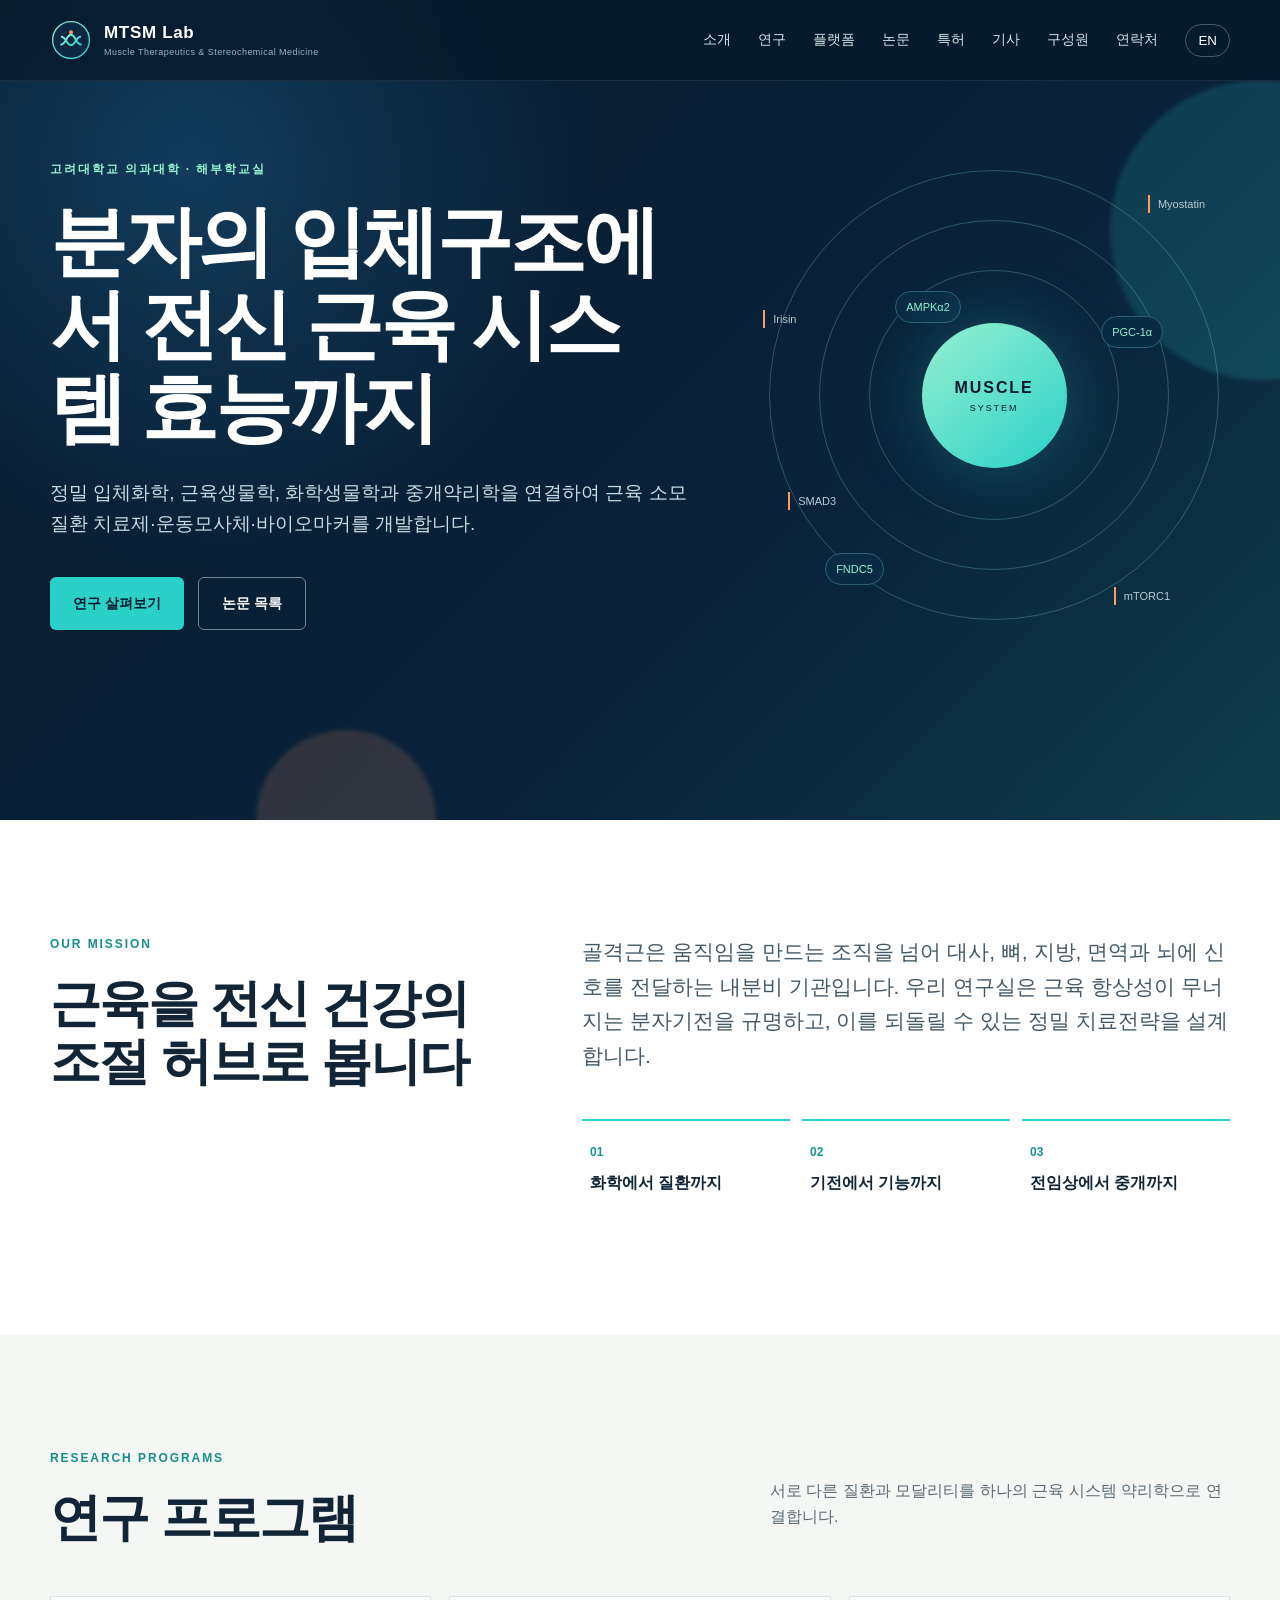
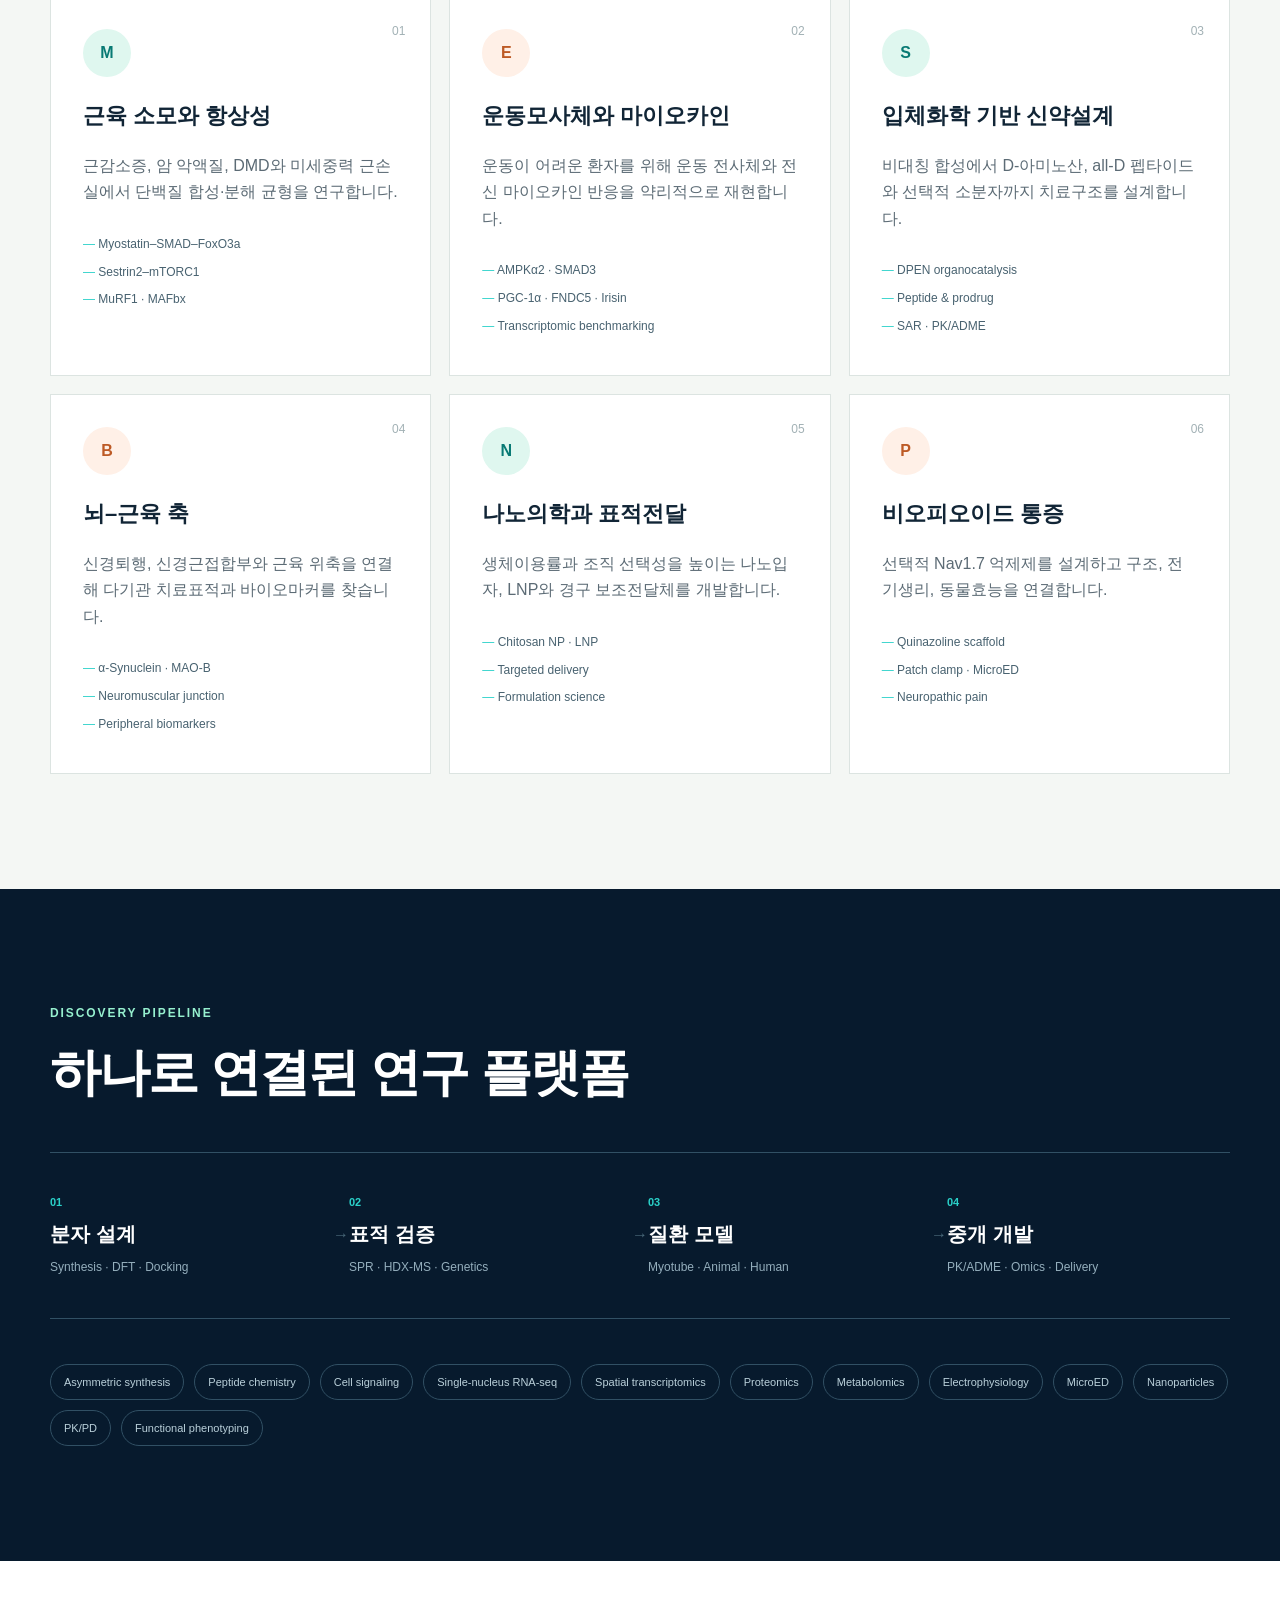
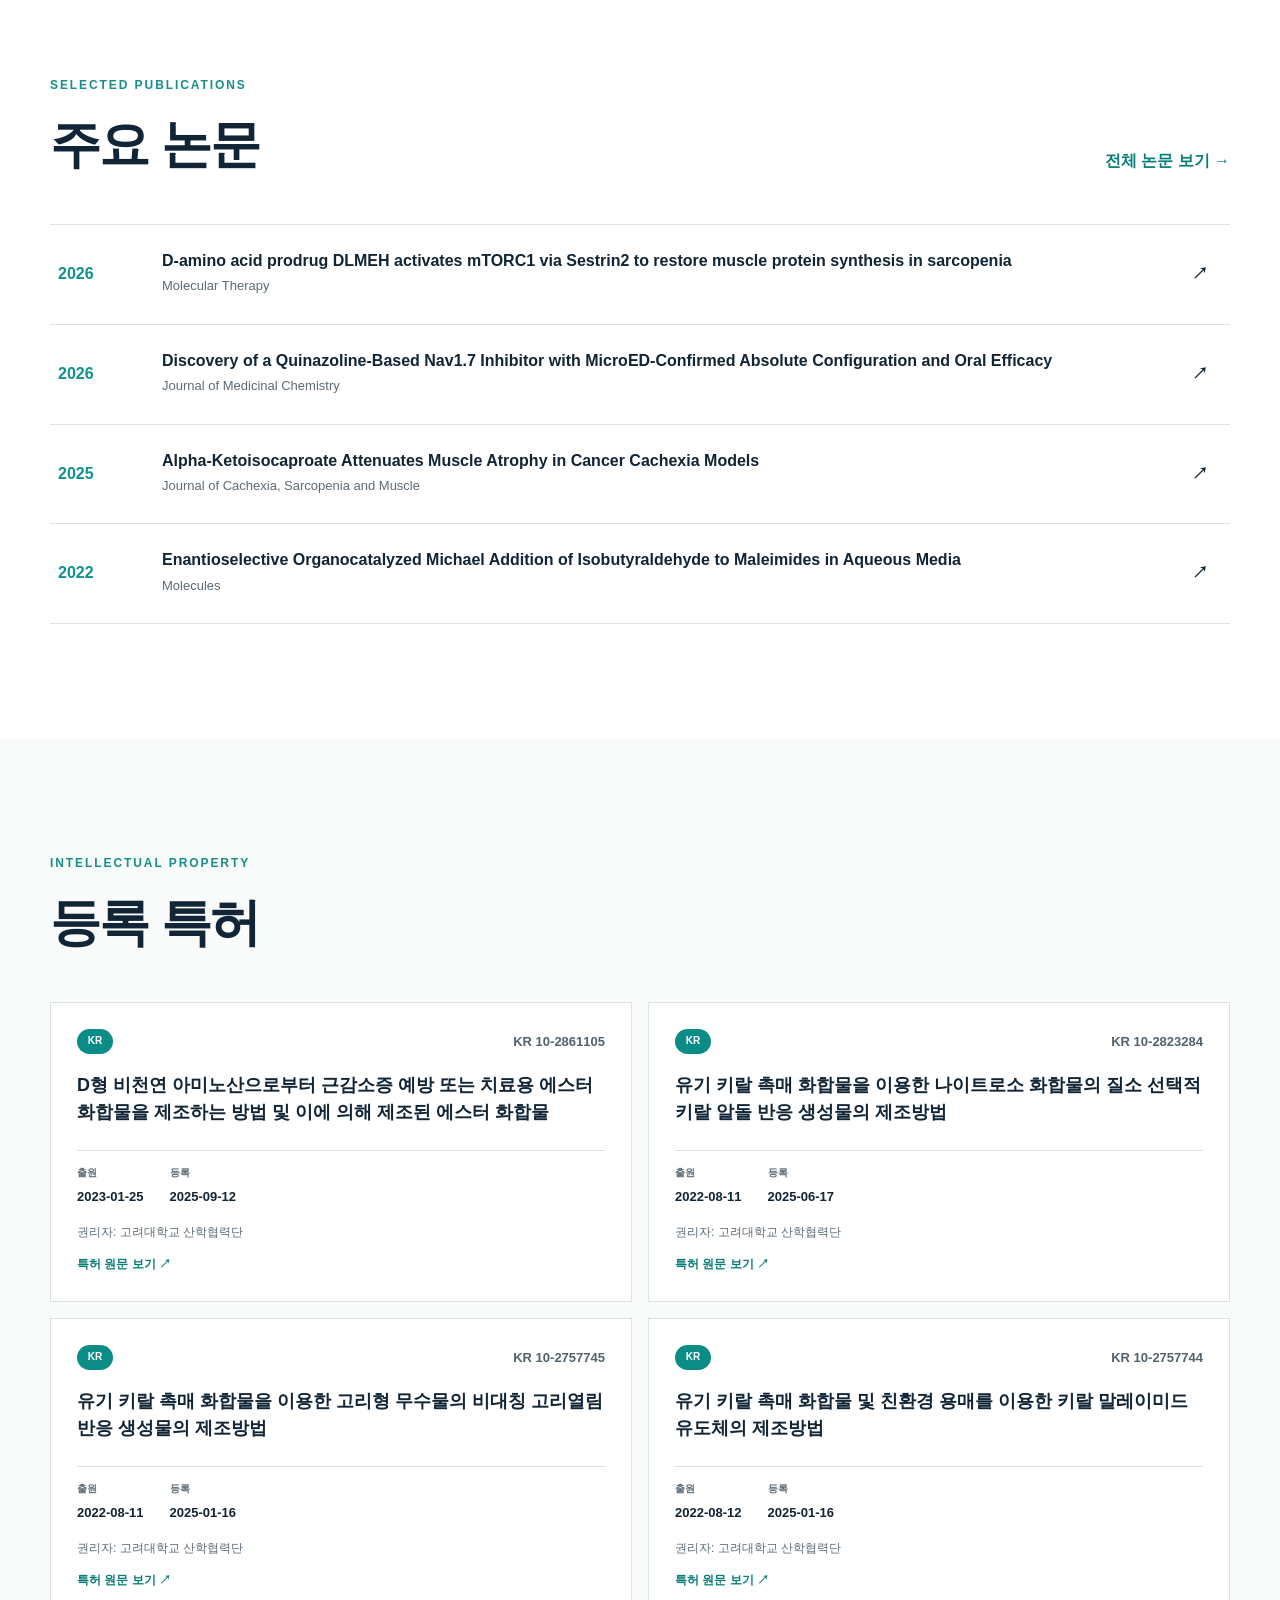
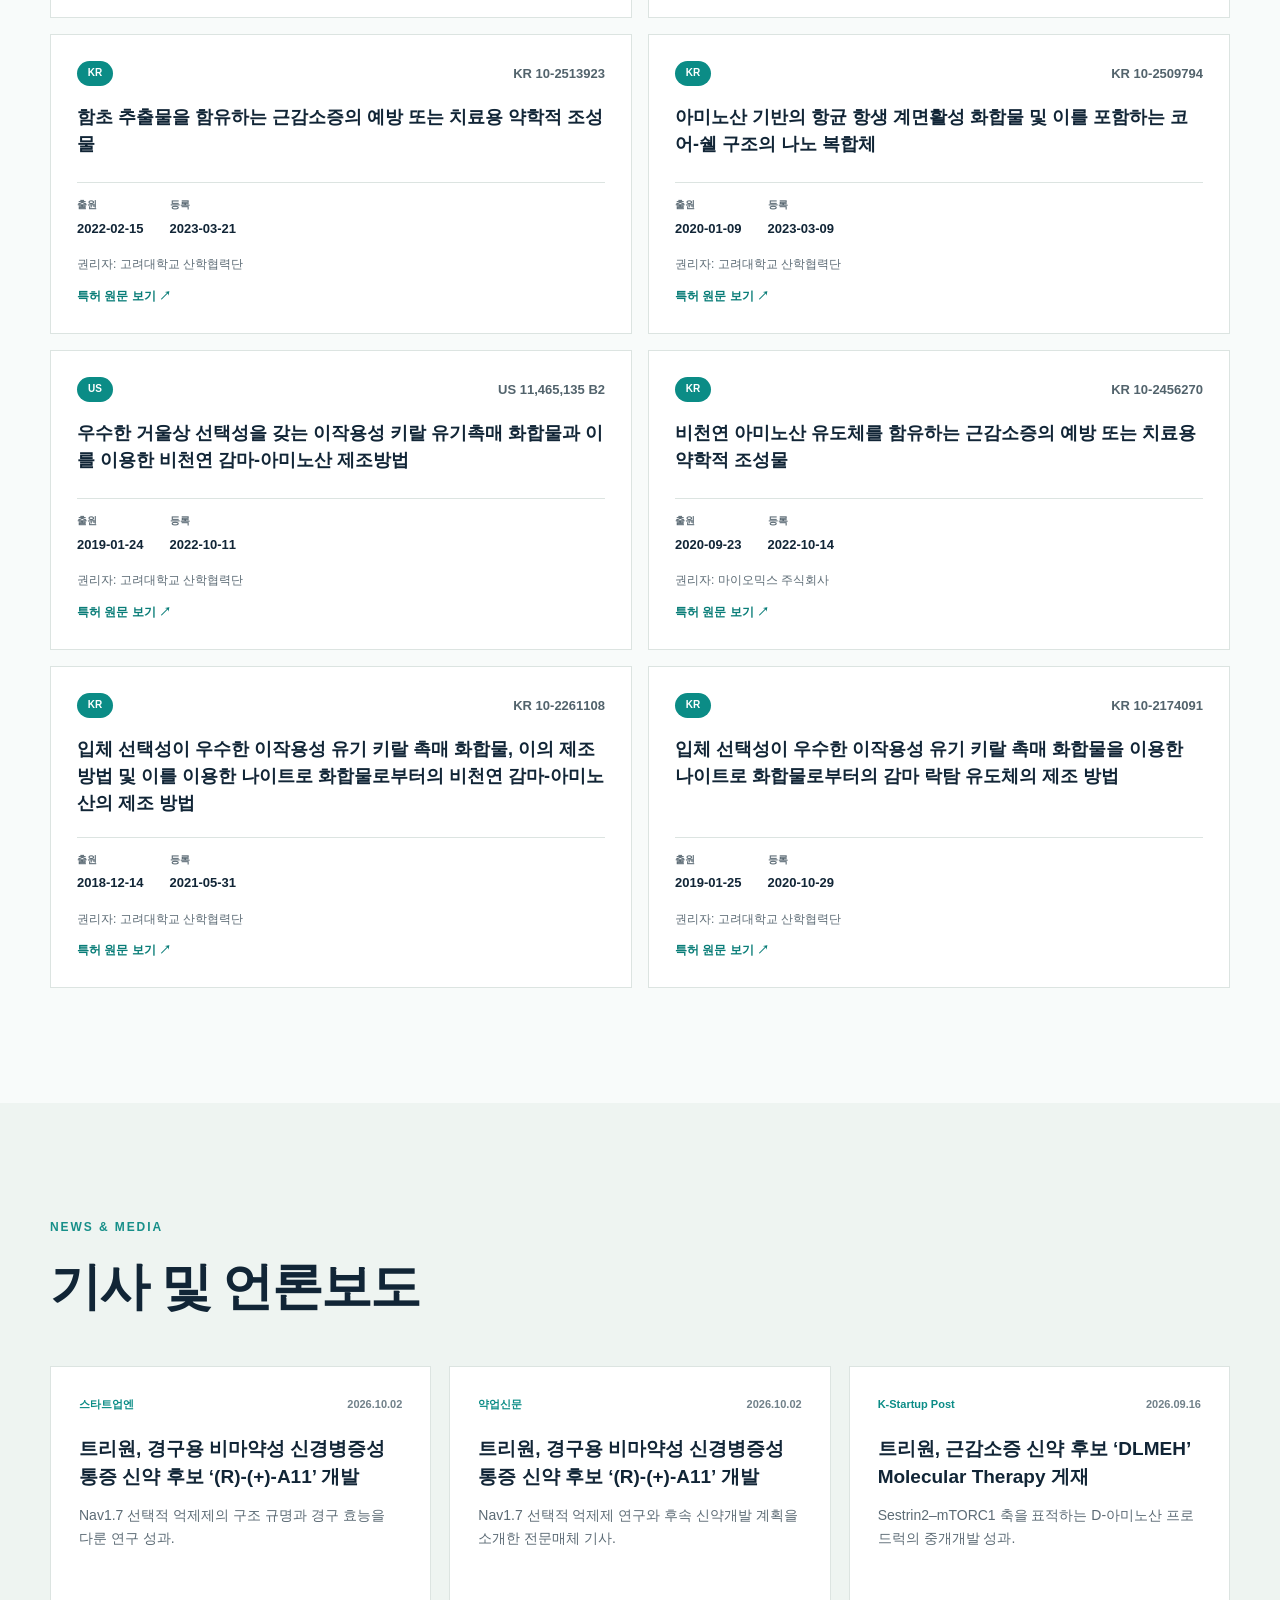
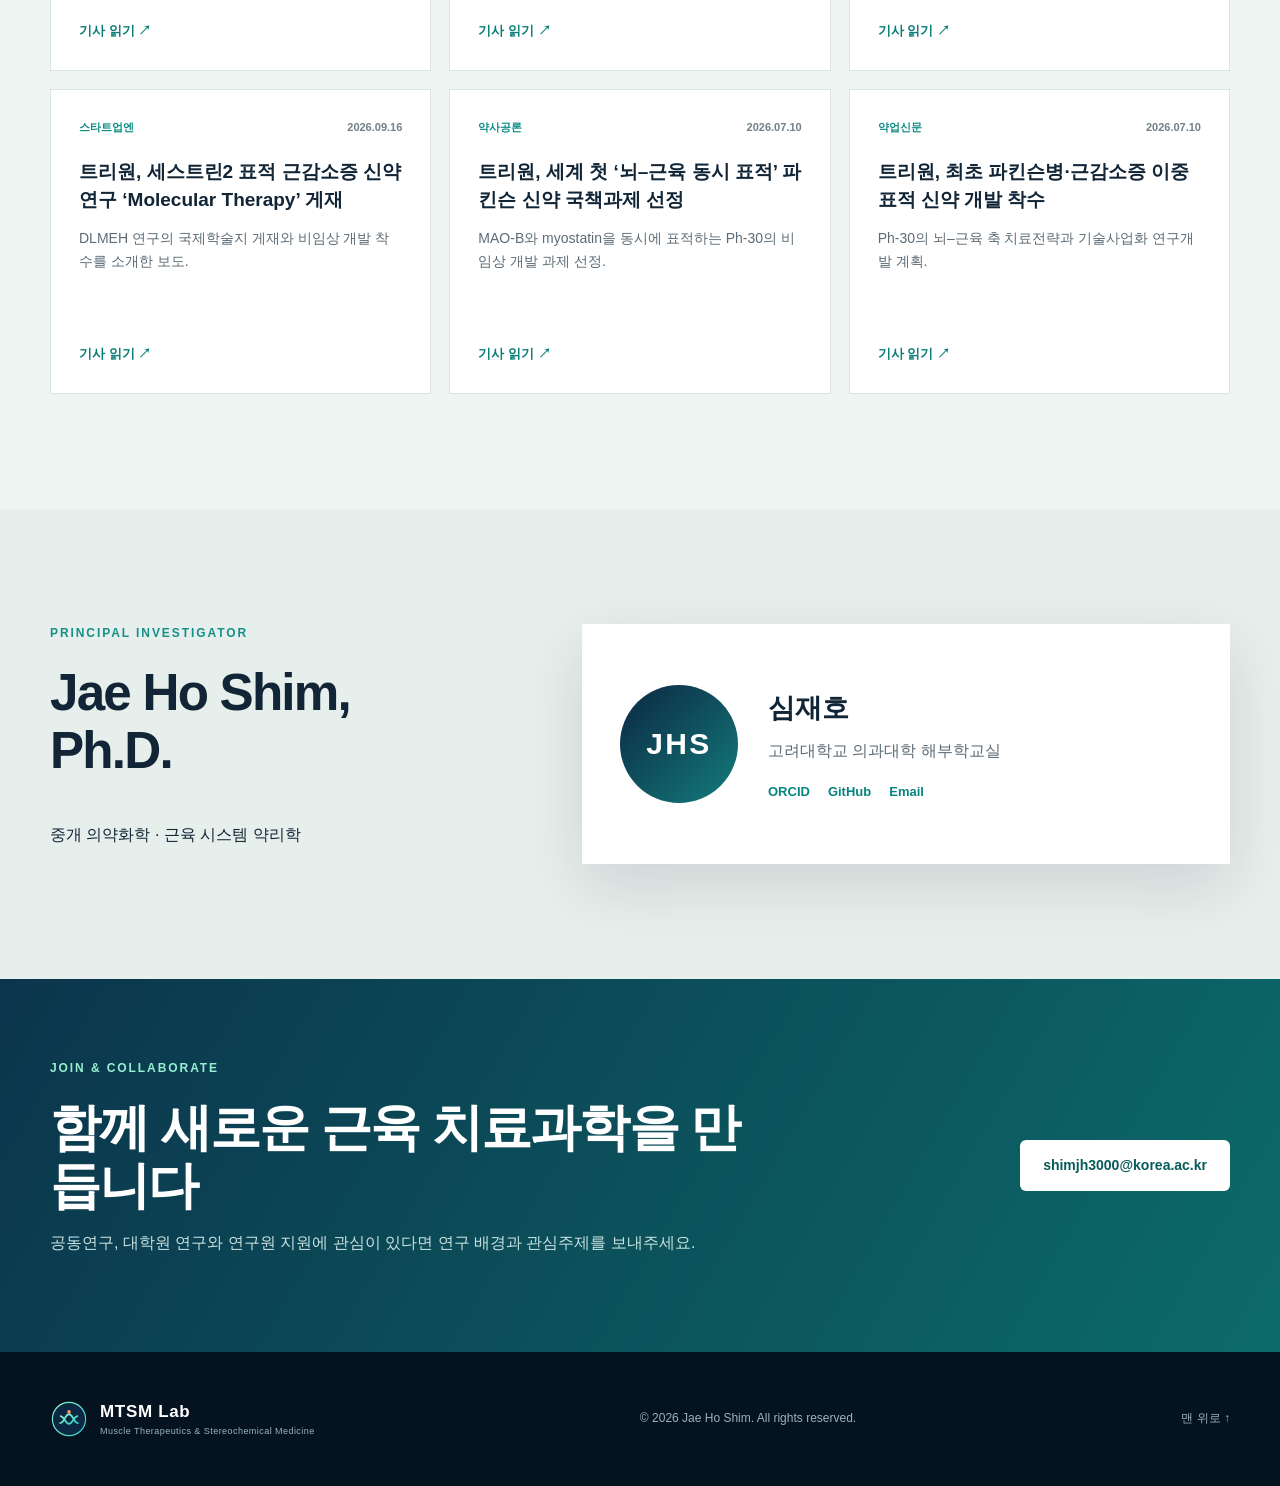
<file: index.html>
<!doctype html>
<html lang="ko" data-lang="ko">
<head>
  <meta charset="utf-8">
  <meta name="viewport" content="width=device-width, initial-scale=1">
  <meta name="description" content="Jae Ho Shim 연구실 — 정밀 입체화학 기반 근육 시스템 치료제, 운동모사체, 중개 의약화학 연구">
  <meta name="theme-color" content="#071a2d">
  <meta property="og:title" content="MTSM Lab | Jae Ho Shim">
  <meta property="og:description" content="From stereochemical molecular design to muscle-system therapeutics and biomarkers.">
  <meta property="og:type" content="website">
  <meta property="og:url" content="https://shimjh3000-ctrl.github.io/">
  <link rel="icon" href="assets/mark.svg" type="image/svg+xml">
  <link rel="stylesheet" href="assets/styles.css">
  <title>MTSM Lab | Jae Ho Shim</title>
</head>
<body>
  <a class="skip-link" href="#main">본문 바로가기</a>
  <header class="site-header" id="top">
    <nav class="nav wrap" aria-label="주요 메뉴">
      <a class="brand" href="#top" aria-label="홈">
        <img src="assets/mark.svg" alt="" width="42" height="42">
        <span><strong>MTSM Lab</strong><small>Muscle Therapeutics & Stereochemical Medicine</small></span>
      </a>
      <button class="menu-toggle" aria-expanded="false" aria-controls="nav-links">Menu</button>
      <div class="nav-links" id="nav-links">
        <a href="#mission" data-ko="소개" data-en="About">소개</a>
        <a href="#research" data-ko="연구" data-en="Research">연구</a>
        <a href="#platforms" data-ko="플랫폼" data-en="Platforms">플랫폼</a>
        <a href="#publications" data-ko="논문" data-en="Publications">논문</a>
        <a href="#people" data-ko="구성원" data-en="People">구성원</a>
        <a href="#contact" data-ko="연락처" data-en="Contact">연락처</a>
        <button class="lang-toggle" aria-label="언어 전환">EN</button>
      </div>
    </nav>
  </header>

  <main id="main">
    <section class="hero">
      <div class="hero-orb orb-one"></div><div class="hero-orb orb-two"></div>
      <div class="wrap hero-grid">
        <div class="hero-copy reveal">
          <p class="eyebrow" data-ko="고려대학교 의과대학 · 해부학교실" data-en="Korea University College of Medicine · Department of Anatomy">고려대학교 의과대학 · 해부학교실</p>
          <h1 data-ko="분자의 입체구조에서 전신 근육 시스템 효능까지" data-en="From molecular stereochemistry to muscle-system therapeutics">분자의 입체구조에서<br>전신 근육 시스템 효능까지</h1>
          <p class="lead" data-ko="정밀 입체화학, 근육생물학, 화학생물학과 중개약리학을 연결하여 근육 소모질환 치료제·운동모사체·바이오마커를 개발합니다." data-en="We connect precision stereochemistry, muscle biology, chemical biology, and translational pharmacology to develop therapeutics, exercise mimetics, and biomarkers for muscle-wasting disorders.">정밀 입체화학, 근육생물학, 화학생물학과 중개약리학을 연결하여 근육 소모질환 치료제·운동모사체·바이오마커를 개발합니다.</p>
          <div class="hero-actions">
            <a class="button primary" href="#research" data-ko="연구 살펴보기" data-en="Explore research">연구 살펴보기</a>
            <a class="button ghost" href="publications.html" data-ko="논문 목록" data-en="View publications">논문 목록</a>
          </div>
        </div>
        <div class="hero-visual reveal" aria-label="연구 개념도">
          <div class="orbit orbit-a"><span>AMPKα2</span></div>
          <div class="orbit orbit-b"><span>PGC-1α</span></div>
          <div class="orbit orbit-c"><span>FNDC5</span></div>
          <div class="core"><strong>MUSCLE</strong><small>SYSTEM</small></div>
          <span class="node n1">Myostatin</span><span class="node n2">mTORC1</span><span class="node n3">Irisin</span><span class="node n4">SMAD3</span>
        </div>
      </div>
    </section>

    <section class="section mission" id="mission">
      <div class="wrap split">
        <div class="section-intro reveal">
          <p class="kicker">OUR MISSION</p>
          <h2 data-ko="근육을 전신 건강의 조절 허브로 봅니다" data-en="Muscle as a control hub for systemic health">근육을 전신 건강의<br>조절 허브로 봅니다</h2>
        </div>
        <div class="mission-copy reveal">
          <p data-ko="골격근은 움직임을 만드는 조직을 넘어 대사, 뼈, 지방, 면역과 뇌에 신호를 전달하는 내분비 기관입니다. 우리 연구실은 근육 항상성이 무너지는 분자기전을 규명하고, 이를 되돌릴 수 있는 정밀 치료전략을 설계합니다." data-en="Skeletal muscle is more than a motor organ: it is an endocrine hub that signals to metabolism, bone, adipose tissue, immunity, and the brain. We define the molecular breakdown of muscle homeostasis and design precise strategies to reverse it.">골격근은 움직임을 만드는 조직을 넘어 대사, 뼈, 지방, 면역과 뇌에 신호를 전달하는 내분비 기관입니다. 우리 연구실은 근육 항상성이 무너지는 분자기전을 규명하고, 이를 되돌릴 수 있는 정밀 치료전략을 설계합니다.</p>
          <div class="principles">
            <div><strong>01</strong><span data-ko="화학에서 질환까지" data-en="Chemistry to disease">화학에서 질환까지</span></div>
            <div><strong>02</strong><span data-ko="기전에서 기능까지" data-en="Mechanism to function">기전에서 기능까지</span></div>
            <div><strong>03</strong><span data-ko="전임상에서 중개까지" data-en="Preclinical to translation">전임상에서 중개까지</span></div>
          </div>
        </div>
      </div>
    </section>

    <section class="section research" id="research">
      <div class="wrap">
        <div class="section-head reveal">
          <div><p class="kicker">RESEARCH PROGRAMS</p><h2 data-ko="연구 프로그램" data-en="Research programs">연구 프로그램</h2></div>
          <p data-ko="서로 다른 질환과 모달리티를 하나의 근육 시스템 약리학으로 연결합니다." data-en="Distinct diseases and modalities, connected through muscle-systems pharmacology.">서로 다른 질환과 모달리티를 하나의 근육 시스템 약리학으로 연결합니다.</p>
        </div>
        <div class="card-grid">
          <article class="research-card reveal"><span class="card-no">01</span><div class="icon">M</div><h3 data-ko="근육 소모와 항상성" data-en="Muscle wasting & homeostasis">근육 소모와 항상성</h3><p data-ko="근감소증, 암 악액질, DMD와 미세중력 근손실에서 단백질 합성·분해 균형을 연구합니다." data-en="Protein synthesis and degradation in sarcopenia, cancer cachexia, DMD, and microgravity-associated loss.">근감소증, 암 악액질, DMD와 미세중력 근손실에서 단백질 합성·분해 균형을 연구합니다.</p><ul><li>Myostatin–SMAD–FoxO3a</li><li>Sestrin2–mTORC1</li><li>MuRF1 · MAFbx</li></ul></article>
          <article class="research-card reveal"><span class="card-no">02</span><div class="icon">E</div><h3 data-ko="운동모사체와 마이오카인" data-en="Exercise mimetics & myokines">운동모사체와 마이오카인</h3><p data-ko="운동이 어려운 환자를 위해 운동 전사체와 전신 마이오카인 반응을 약리적으로 재현합니다." data-en="Pharmacologically reproducing exercise transcription and systemic myokine responses for patients unable to exercise.">운동이 어려운 환자를 위해 운동 전사체와 전신 마이오카인 반응을 약리적으로 재현합니다.</p><ul><li>AMPKα2 · SMAD3</li><li>PGC-1α · FNDC5 · Irisin</li><li>Transcriptomic benchmarking</li></ul></article>
          <article class="research-card reveal"><span class="card-no">03</span><div class="icon">S</div><h3 data-ko="입체화학 기반 신약설계" data-en="Stereochemical drug design">입체화학 기반 신약설계</h3><p data-ko="비대칭 합성에서 D-아미노산, all-D 펩타이드와 선택적 소분자까지 치료구조를 설계합니다." data-en="Therapeutic design spanning asymmetric synthesis, D-amino acids, all-D peptides, and selective small molecules.">비대칭 합성에서 D-아미노산, all-D 펩타이드와 선택적 소분자까지 치료구조를 설계합니다.</p><ul><li>DPEN organocatalysis</li><li>Peptide & prodrug</li><li>SAR · PK/ADME</li></ul></article>
          <article class="research-card reveal"><span class="card-no">04</span><div class="icon">B</div><h3 data-ko="뇌–근육 축" data-en="Brain–muscle axis">뇌–근육 축</h3><p data-ko="신경퇴행, 신경근접합부와 근육 위축을 연결해 다기관 치료표적과 바이오마커를 찾습니다." data-en="Connecting neurodegeneration, the neuromuscular junction, and atrophy to identify multi-organ targets and biomarkers.">신경퇴행, 신경근접합부와 근육 위축을 연결해 다기관 치료표적과 바이오마커를 찾습니다.</p><ul><li>α-Synuclein · MAO-B</li><li>Neuromuscular junction</li><li>Peripheral biomarkers</li></ul></article>
          <article class="research-card reveal"><span class="card-no">05</span><div class="icon">N</div><h3 data-ko="나노의학과 표적전달" data-en="Nanomedicine & delivery">나노의학과 표적전달</h3><p data-ko="생체이용률과 조직 선택성을 높이는 나노입자, LNP와 경구 보조전달체를 개발합니다." data-en="Nanoparticles, LNPs, and oral absorption enhancers that improve exposure and tissue selectivity.">생체이용률과 조직 선택성을 높이는 나노입자, LNP와 경구 보조전달체를 개발합니다.</p><ul><li>Chitosan NP · LNP</li><li>Targeted delivery</li><li>Formulation science</li></ul></article>
          <article class="research-card reveal"><span class="card-no">06</span><div class="icon">P</div><h3 data-ko="비오피오이드 통증" data-en="Non-opioid pain">비오피오이드 통증</h3><p data-ko="선택적 Nav1.7 억제제를 설계하고 구조, 전기생리, 동물효능을 연결합니다." data-en="Selective Nav1.7 inhibitors integrating structure, electrophysiology, and in vivo efficacy.">선택적 Nav1.7 억제제를 설계하고 구조, 전기생리, 동물효능을 연결합니다.</p><ul><li>Quinazoline scaffold</li><li>Patch clamp · MicroED</li><li>Neuropathic pain</li></ul></article>
        </div>
      </div>
    </section>

    <section class="section platforms" id="platforms">
      <div class="wrap">
        <div class="section-head light reveal"><div><p class="kicker">DISCOVERY PIPELINE</p><h2 data-ko="하나로 연결된 연구 플랫폼" data-en="An integrated discovery platform">하나로 연결된 연구 플랫폼</h2></div></div>
        <div class="pipeline reveal">
          <div><b>01</b><strong data-ko="분자 설계" data-en="Molecular design">분자 설계</strong><span>Synthesis · DFT · Docking</span></div>
          <i>→</i><div><b>02</b><strong data-ko="표적 검증" data-en="Target validation">표적 검증</strong><span>SPR · HDX-MS · Genetics</span></div>
          <i>→</i><div><b>03</b><strong data-ko="질환 모델" data-en="Disease models">질환 모델</strong><span>Myotube · Animal · Human</span></div>
          <i>→</i><div><b>04</b><strong data-ko="중개 개발" data-en="Translation">중개 개발</strong><span>PK/ADME · Omics · Delivery</span></div>
        </div>
        <div class="methods reveal">
          <span>Asymmetric synthesis</span><span>Peptide chemistry</span><span>Cell signaling</span><span>Single-nucleus RNA-seq</span><span>Spatial transcriptomics</span><span>Proteomics</span><span>Metabolomics</span><span>Electrophysiology</span><span>MicroED</span><span>Nanoparticles</span><span>PK/PD</span><span>Functional phenotyping</span>
        </div>
      </div>
    </section>

    <section class="section pub-preview" id="publications">
      <div class="wrap">
        <div class="section-head reveal"><div><p class="kicker">SELECTED PUBLICATIONS</p><h2 data-ko="주요 논문" data-en="Selected publications">주요 논문</h2></div><a class="text-link" href="publications.html" data-ko="전체 논문 보기 →" data-en="View all publications →">전체 논문 보기 →</a></div>
        <div class="pub-list reveal">
          <a href="https://doi.org/10.1016/j.ymthe.2026.09.007" target="_blank" rel="noopener"><time>2026</time><div><strong>D-amino acid prodrug DLMEH activates mTORC1 via Sestrin2 to restore muscle protein synthesis in sarcopenia</strong><span>Molecular Therapy</span></div><b>↗</b></a>
          <a href="https://doi.org/10.1021/acs.jmedchem.6c02422" target="_blank" rel="noopener"><time>2026</time><div><strong>Discovery of a Quinazoline-Based Nav1.7 Inhibitor with MicroED-Confirmed Absolute Configuration and Oral Efficacy</strong><span>Journal of Medicinal Chemistry</span></div><b>↗</b></a>
          <a href="https://doi.org/10.1002/jcsm.70044" target="_blank" rel="noopener"><time>2025</time><div><strong>Alpha-Ketoisocaproate Attenuates Muscle Atrophy in Cancer Cachexia Models</strong><span>Journal of Cachexia, Sarcopenia and Muscle</span></div><b>↗</b></a>
          <a href="https://doi.org/10.3390/molecules27092759" target="_blank" rel="noopener"><time>2022</time><div><strong>Enantioselective Organocatalyzed Michael Addition of Isobutyraldehyde to Maleimides in Aqueous Media</strong><span>Molecules</span></div><b>↗</b></a>
        </div>
      </div>
    </section>

    <section class="section people" id="people">
      <div class="wrap split">
        <div class="section-intro reveal"><p class="kicker">PRINCIPAL INVESTIGATOR</p><h2>Jae Ho Shim, Ph.D.</h2><p data-ko="중개 의약화학 · 근육 시스템 약리학" data-en="Translational medicinal chemistry · Muscle-systems pharmacology">중개 의약화학 · 근육 시스템 약리학</p></div>
        <div class="profile-card reveal">
          <div class="profile-monogram">JHS</div>
          <div><h3 data-ko="심재호" data-en="Jae Ho Shim">심재호</h3><p data-ko="고려대학교 의과대학 해부학교실" data-en="Department of Anatomy, Korea University College of Medicine">고려대학교 의과대학 해부학교실</p><div class="profile-links"><a href="https://orcid.org/0000-0001-9861-6521" target="_blank" rel="noopener">ORCID</a><a href="https://github.com/shimjh3000-ctrl" target="_blank" rel="noopener">GitHub</a><a href="mailto:shimjh3000@korea.ac.kr">Email</a></div></div>
        </div>
      </div>
    </section>

    <section class="section contact" id="contact">
      <div class="wrap contact-box reveal">
        <div><p class="kicker">JOIN & COLLABORATE</p><h2 data-ko="함께 새로운 근육 치료과학을 만듭니다" data-en="Build the next muscle therapeutics with us">함께 새로운 근육 치료과학을 만듭니다</h2><p data-ko="공동연구, 대학원 연구와 연구원 지원에 관심이 있다면 연구 배경과 관심주제를 보내주세요." data-en="For collaborations, graduate research, or research positions, send your background and research interests.">공동연구, 대학원 연구와 연구원 지원에 관심이 있다면 연구 배경과 관심주제를 보내주세요.</p></div>
        <a class="button bright" href="mailto:shimjh3000@korea.ac.kr">shimjh3000@korea.ac.kr</a>
      </div>
    </section>
  </main>

  <footer><div class="wrap"><div class="brand footer-brand"><img src="assets/mark.svg" alt="" width="38" height="38"><span><strong>MTSM Lab</strong><small>Muscle Therapeutics & Stereochemical Medicine</small></span></div><p>© <span id="year"></span> Jae Ho Shim. All rights reserved.</p><a href="#top" data-ko="맨 위로 ↑" data-en="Back to top ↑">맨 위로 ↑</a></div></footer>
  <script src="assets/app.js?v=20261014-1802"></script>
</body>
</html>
</file>
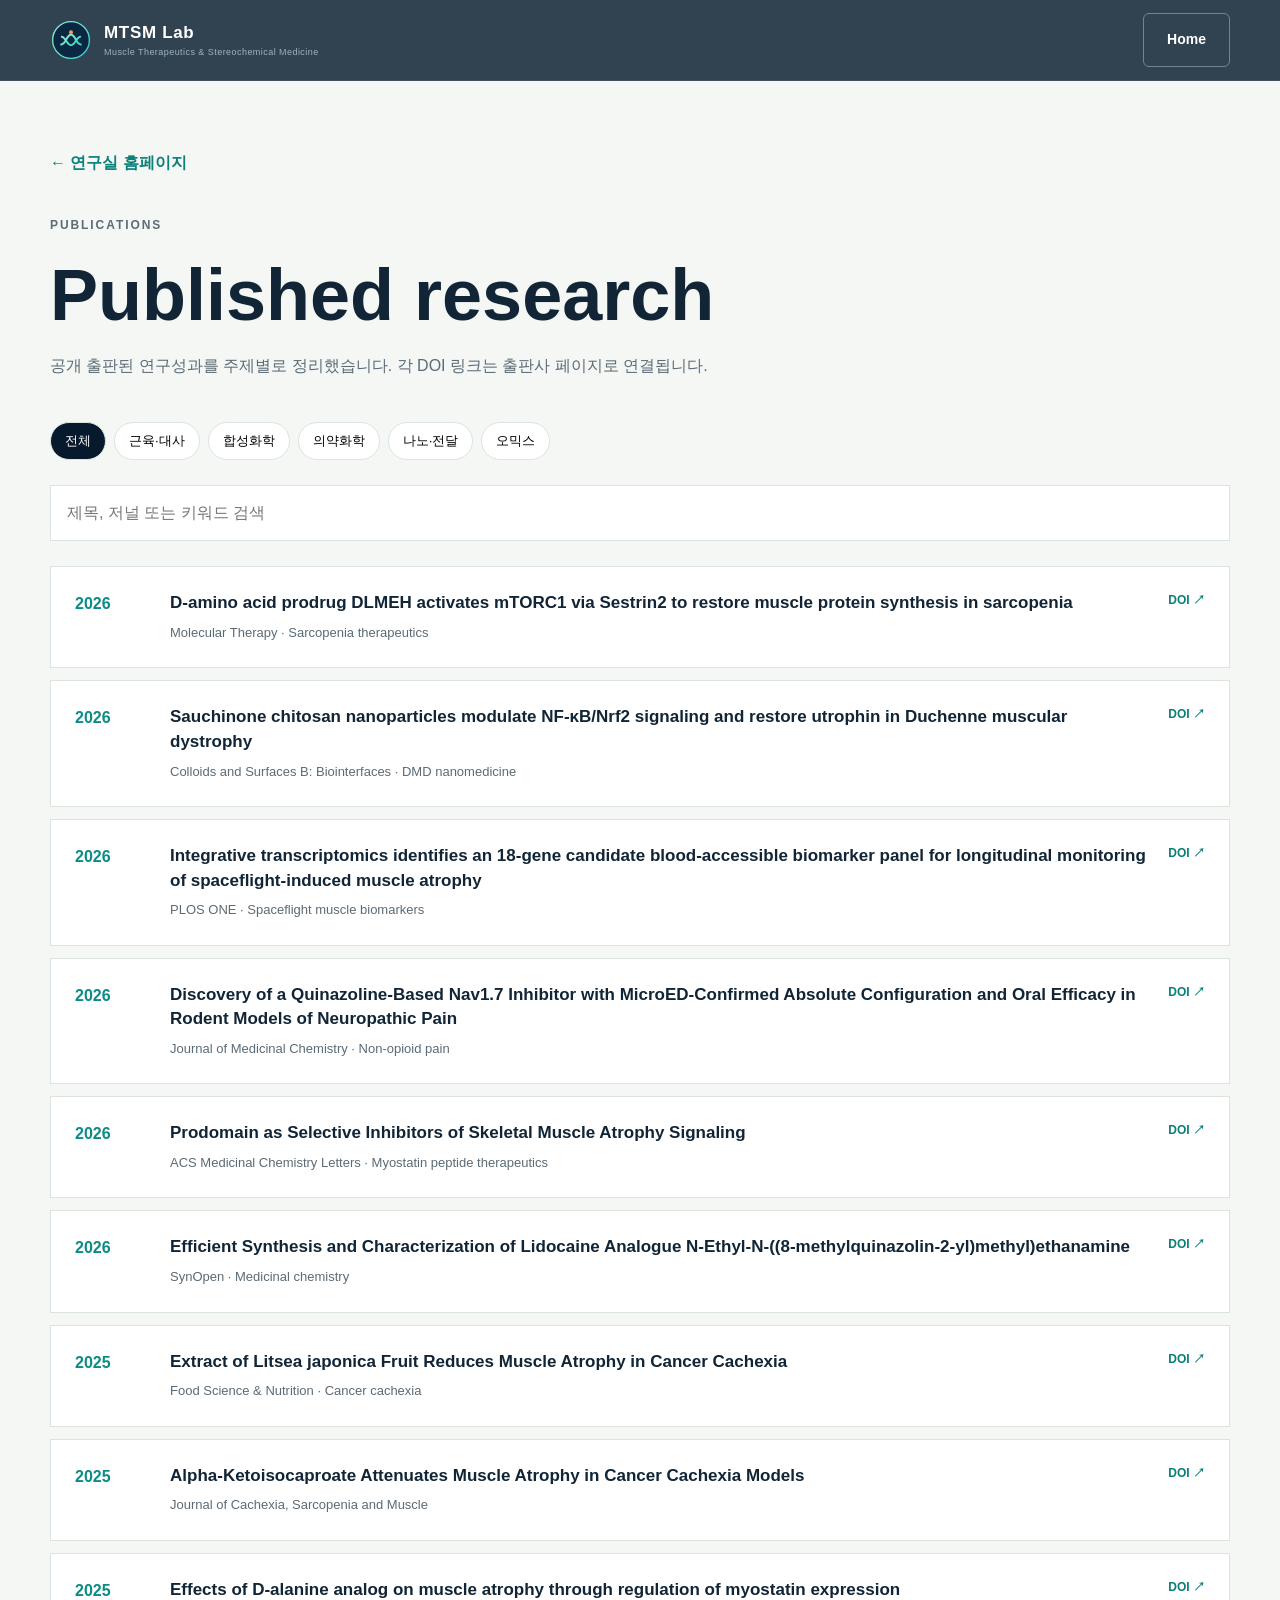
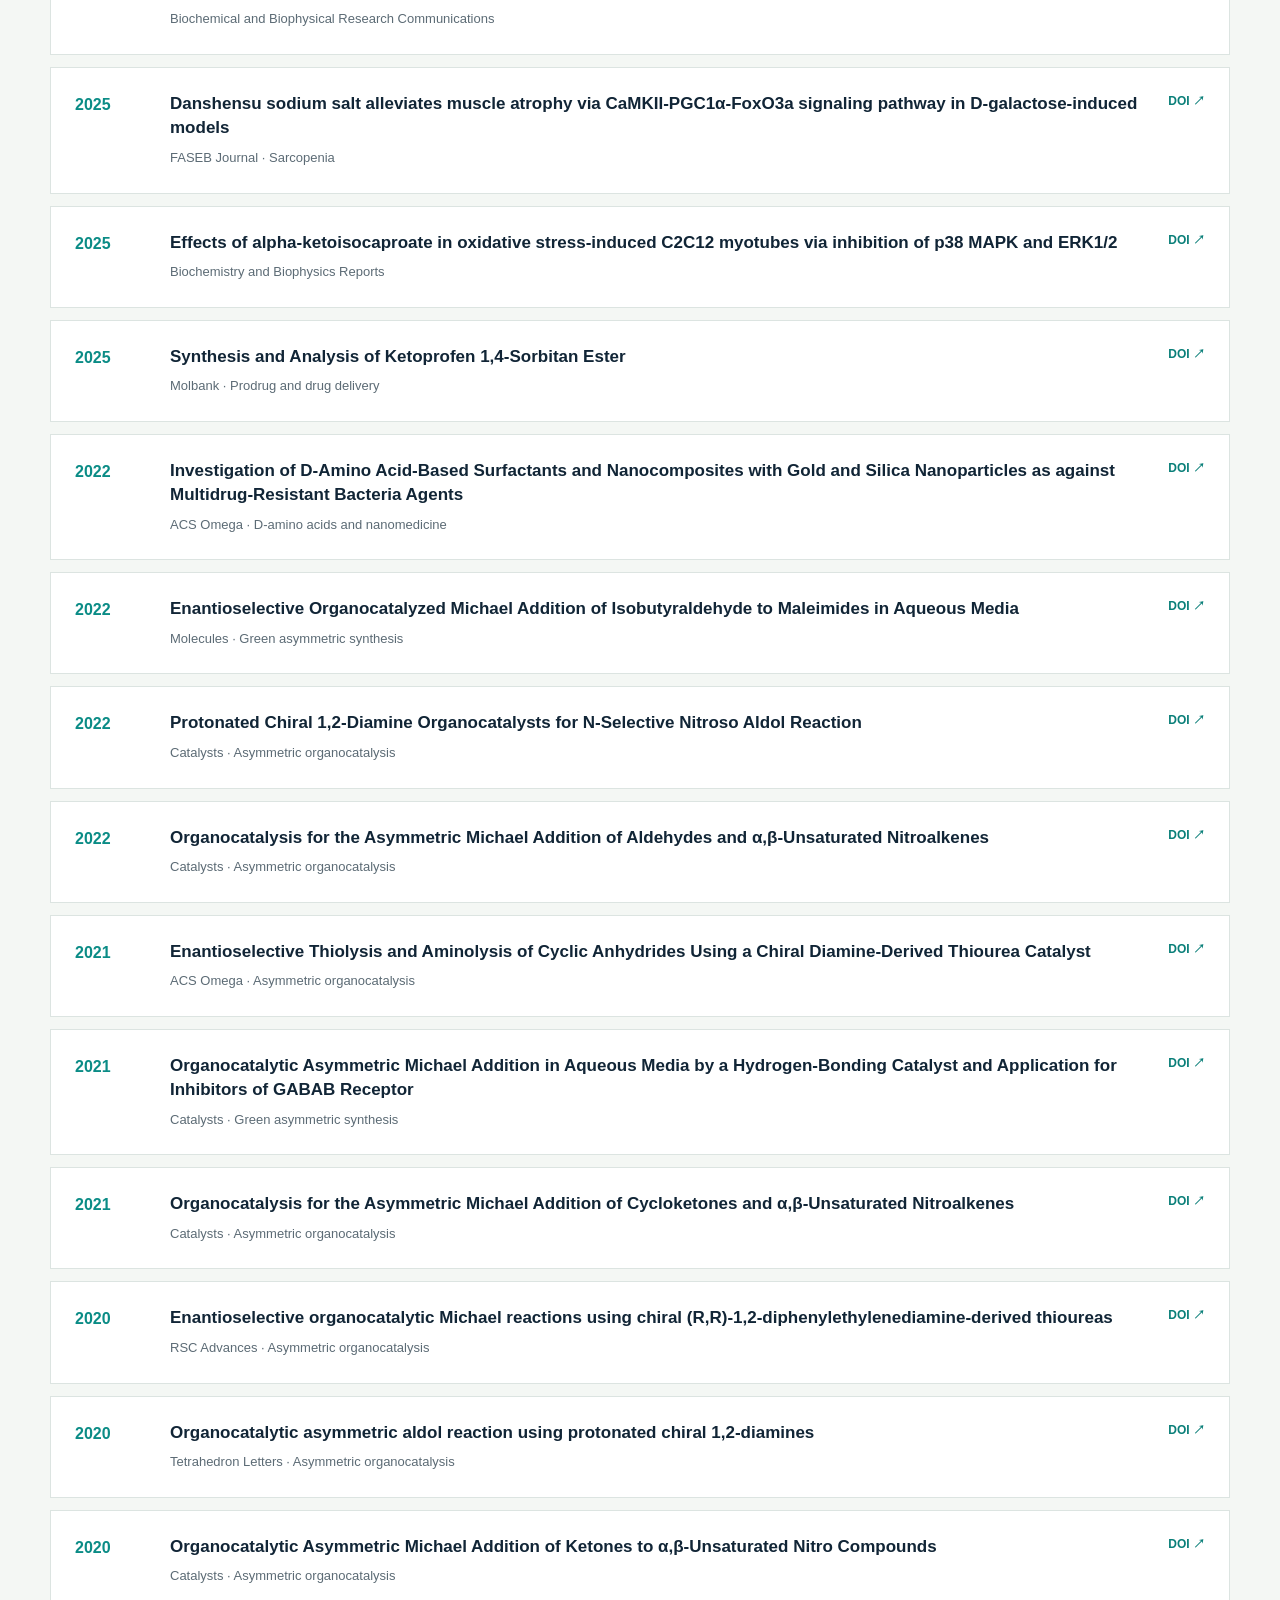
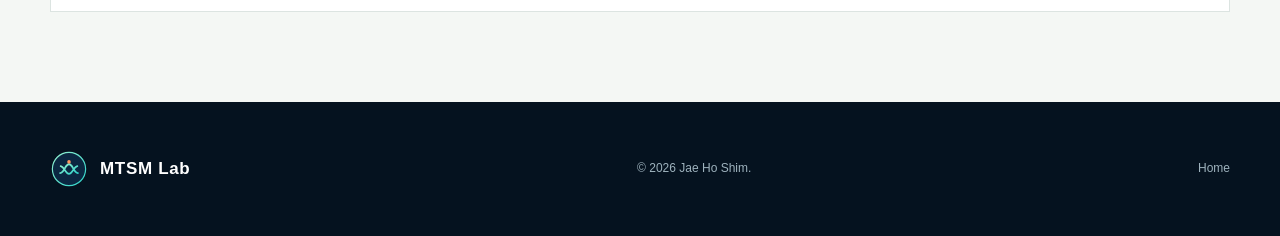
<file: publications.html>
<!doctype html><html lang="ko"><head><meta charset="utf-8"><meta name="viewport" content="width=device-width,initial-scale=1"><meta name="description" content="Jae Ho Shim 연구실 공개 논문 목록"><meta name="theme-color" content="#071a2d"><link rel="icon" href="assets/mark.svg" type="image/svg+xml"><link rel="stylesheet" href="assets/styles.css"><title>Publications | MTSM Lab</title></head><body><header class="site-header"><nav class="nav wrap"><a class="brand" href="index.html"><img src="assets/mark.svg" alt="" width="42" height="42"><span><strong>MTSM Lab</strong><small>Muscle Therapeutics & Stereochemical Medicine</small></span></a><a class="button ghost" href="index.html">Home</a></nav></header><main class="pub-page"><div class="wrap"><a class="back-home" href="index.html">← 연구실 홈페이지</a><p class="kicker">PUBLICATIONS</p><h1>Published research</h1><p>공개 출판된 연구성과를 주제별로 정리했습니다. 각 DOI 링크는 출판사 페이지로 연결됩니다.</p><div class="filters" role="group" aria-label="논문 주제 필터"><button class="filter-btn active" data-filter="all">전체</button><button class="filter-btn" data-filter="muscle">근육·대사</button><button class="filter-btn" data-filter="chemistry">합성화학</button><button class="filter-btn" data-filter="medchem">의약화학</button><button class="filter-btn" data-filter="nano">나노·전달</button><button class="filter-btn" data-filter="omics">오믹스</button></div><input class="search-box" type="search" placeholder="제목, 저널 또는 키워드 검색" aria-label="논문 검색"><div class="publication-items">
<article class="publication" data-category="muscle"><time>2026</time><div><h2>D-amino acid prodrug DLMEH activates mTORC1 via Sestrin2 to restore muscle protein synthesis in sarcopenia</h2><p>Molecular Therapy · Sarcopenia therapeutics</p></div><a href="https://doi.org/10.1016/j.ymthe.2026.09.007" target="_blank" rel="noopener">DOI ↗</a></article>
<article class="publication" data-category="nano"><time>2026</time><div><h2>Sauchinone chitosan nanoparticles modulate NF-κB/Nrf2 signaling and restore utrophin in Duchenne muscular dystrophy</h2><p>Colloids and Surfaces B: Biointerfaces · DMD nanomedicine</p></div><a href="https://doi.org/10.1016/j.colsurfb.2026.116096" target="_blank" rel="noopener">DOI ↗</a></article>
<article class="publication" data-category="omics"><time>2026</time><div><h2>Integrative transcriptomics identifies an 18-gene candidate blood-accessible biomarker panel for longitudinal monitoring of spaceflight-induced muscle atrophy</h2><p>PLOS ONE · Spaceflight muscle biomarkers</p></div><a href="https://doi.org/10.1371/journal.pone.0358130" target="_blank" rel="noopener">DOI ↗</a></article>
<article class="publication" data-category="medchem"><time>2026</time><div><h2>Discovery of a Quinazoline-Based Nav1.7 Inhibitor with MicroED-Confirmed Absolute Configuration and Oral Efficacy in Rodent Models of Neuropathic Pain</h2><p>Journal of Medicinal Chemistry · Non-opioid pain</p></div><a href="https://doi.org/10.1021/acs.jmedchem.6c02422" target="_blank" rel="noopener">DOI ↗</a></article>
<article class="publication" data-category="muscle"><time>2026</time><div><h2>Prodomain as Selective Inhibitors of Skeletal Muscle Atrophy Signaling</h2><p>ACS Medicinal Chemistry Letters · Myostatin peptide therapeutics</p></div><a href="https://doi.org/10.1021/acsmedchemlett.6c00358" target="_blank" rel="noopener">DOI ↗</a></article>
<article class="publication" data-category="medchem"><time>2026</time><div><h2>Efficient Synthesis and Characterization of Lidocaine Analogue N-Ethyl-N-((8-methylquinazolin-2-yl)methyl)ethanamine</h2><p>SynOpen · Medicinal chemistry</p></div><a href="https://doi.org/10.1055/a-2771-1646" target="_blank" rel="noopener">DOI ↗</a></article>
<article class="publication" data-category="muscle"><time>2025</time><div><h2>Extract of Litsea japonica Fruit Reduces Muscle Atrophy in Cancer Cachexia</h2><p>Food Science & Nutrition · Cancer cachexia</p></div><a href="https://doi.org/10.1002/fsn3.70624" target="_blank" rel="noopener">DOI ↗</a></article>
<article class="publication" data-category="muscle"><time>2025</time><div><h2>Alpha-Ketoisocaproate Attenuates Muscle Atrophy in Cancer Cachexia Models</h2><p>Journal of Cachexia, Sarcopenia and Muscle</p></div><a href="https://doi.org/10.1002/jcsm.70044" target="_blank" rel="noopener">DOI ↗</a></article>
<article class="publication" data-category="muscle"><time>2025</time><div><h2>Effects of D-alanine analog on muscle atrophy through regulation of myostatin expression</h2><p>Biochemical and Biophysical Research Communications</p></div><a href="https://doi.org/10.1016/j.bbrc.2025.151670" target="_blank" rel="noopener">DOI ↗</a></article>
<article class="publication" data-category="muscle"><time>2025</time><div><h2>Danshensu sodium salt alleviates muscle atrophy via CaMKII-PGC1α-FoxO3a signaling pathway in D-galactose-induced models</h2><p>FASEB Journal · Sarcopenia</p></div><a href="https://doi.org/10.1096/fj.202402158R" target="_blank" rel="noopener">DOI ↗</a></article>
<article class="publication" data-category="muscle"><time>2025</time><div><h2>Effects of alpha-ketoisocaproate in oxidative stress-induced C2C12 myotubes via inhibition of p38 MAPK and ERK1/2</h2><p>Biochemistry and Biophysics Reports</p></div><a href="https://doi.org/10.1016/j.bbrep.2025.101955" target="_blank" rel="noopener">DOI ↗</a></article>
<article class="publication" data-category="nano"><time>2025</time><div><h2>Synthesis and Analysis of Ketoprofen 1,4-Sorbitan Ester</h2><p>Molbank · Prodrug and drug delivery</p></div><a href="https://doi.org/10.3390/M1954" target="_blank" rel="noopener">DOI ↗</a></article>
<article class="publication" data-category="nano"><time>2022</time><div><h2>Investigation of D-Amino Acid-Based Surfactants and Nanocomposites with Gold and Silica Nanoparticles as against Multidrug-Resistant Bacteria Agents</h2><p>ACS Omega · D-amino acids and nanomedicine</p></div><a href="https://doi.org/10.1021/acsomega.2c04220" target="_blank" rel="noopener">DOI ↗</a></article>
<article class="publication" data-category="chemistry"><time>2022</time><div><h2>Enantioselective Organocatalyzed Michael Addition of Isobutyraldehyde to Maleimides in Aqueous Media</h2><p>Molecules · Green asymmetric synthesis</p></div><a href="https://doi.org/10.3390/molecules27092759" target="_blank" rel="noopener">DOI ↗</a></article>
<article class="publication" data-category="chemistry"><time>2022</time><div><h2>Protonated Chiral 1,2-Diamine Organocatalysts for N-Selective Nitroso Aldol Reaction</h2><p>Catalysts · Asymmetric organocatalysis</p></div><a href="https://doi.org/10.3390/catal12040435" target="_blank" rel="noopener">DOI ↗</a></article>
<article class="publication" data-category="chemistry"><time>2022</time><div><h2>Organocatalysis for the Asymmetric Michael Addition of Aldehydes and α,β-Unsaturated Nitroalkenes</h2><p>Catalysts · Asymmetric organocatalysis</p></div><a href="https://doi.org/10.3390/catal12020121" target="_blank" rel="noopener">DOI ↗</a></article>
<article class="publication" data-category="chemistry"><time>2021</time><div><h2>Enantioselective Thiolysis and Aminolysis of Cyclic Anhydrides Using a Chiral Diamine-Derived Thiourea Catalyst</h2><p>ACS Omega · Asymmetric organocatalysis</p></div><a href="https://doi.org/10.1021/acsomega.1c04741" target="_blank" rel="noopener">DOI ↗</a></article>
<article class="publication" data-category="chemistry"><time>2021</time><div><h2>Organocatalytic Asymmetric Michael Addition in Aqueous Media by a Hydrogen-Bonding Catalyst and Application for Inhibitors of GABAB Receptor</h2><p>Catalysts · Green asymmetric synthesis</p></div><a href="https://doi.org/10.3390/catal11091134" target="_blank" rel="noopener">DOI ↗</a></article>
<article class="publication" data-category="chemistry"><time>2021</time><div><h2>Organocatalysis for the Asymmetric Michael Addition of Cycloketones and α,β-Unsaturated Nitroalkenes</h2><p>Catalysts · Asymmetric organocatalysis</p></div><a href="https://doi.org/10.3390/catal11081004" target="_blank" rel="noopener">DOI ↗</a></article>
<article class="publication" data-category="chemistry"><time>2020</time><div><h2>Enantioselective organocatalytic Michael reactions using chiral (R,R)-1,2-diphenylethylenediamine-derived thioureas</h2><p>RSC Advances · Asymmetric organocatalysis</p></div><a href="https://doi.org/10.1039/D0RA03550E" target="_blank" rel="noopener">DOI ↗</a></article>
<article class="publication" data-category="chemistry"><time>2020</time><div><h2>Organocatalytic asymmetric aldol reaction using protonated chiral 1,2-diamines</h2><p>Tetrahedron Letters · Asymmetric organocatalysis</p></div><a href="https://doi.org/10.1016/j.tetlet.2020.152295" target="_blank" rel="noopener">DOI ↗</a></article>
<article class="publication" data-category="chemistry"><time>2020</time><div><h2>Organocatalytic Asymmetric Michael Addition of Ketones to α,β-Unsaturated Nitro Compounds</h2><p>Catalysts · Asymmetric organocatalysis</p></div><a href="https://doi.org/10.3390/catal10060618" target="_blank" rel="noopener">DOI ↗</a></article>
</div></div></main><footer><div class="wrap"><div class="brand footer-brand"><img src="assets/mark.svg" alt="" width="38" height="38"><span><strong>MTSM Lab</strong></span></div><p>© <span id="year"></span> Jae Ho Shim.</p><a href="index.html">Home</a></div></footer><script src="assets/app.js"></script></body></html>
</file>
<file: assets/styles.css>
:root{--navy:#071a2d;--navy2:#0b2741;--cyan:#2ad1c9;--mint:#96f0cf;--orange:#ff9a62;--paper:#f4f7f4;--ink:#112536;--muted:#5c6b75;--line:#dce4e1;--white:#fff;--shadow:0 22px 60px rgba(5,28,45,.12)}*{box-sizing:border-box}html{scroll-behavior:smooth}body{margin:0;background:var(--paper);color:var(--ink);font-family:Inter,Pretendard,"Noto Sans KR",Arial,sans-serif;line-height:1.65}a{color:inherit;text-decoration:none}img{display:block}.wrap{width:min(1180px,calc(100% - 40px));margin:auto}.skip-link{position:fixed;top:-60px;left:20px;background:#fff;padding:12px 18px;z-index:1000}.skip-link:focus{top:15px}.site-header{position:fixed;top:0;width:100%;z-index:100;background:rgba(7,26,45,.82);backdrop-filter:blur(18px);border-bottom:1px solid rgba(255,255,255,.08)}.nav{height:80px;display:flex;align-items:center;justify-content:space-between}.brand{display:flex;align-items:center;gap:12px;color:#fff}.brand span{display:flex;flex-direction:column;line-height:1.15}.brand strong{font-size:17px;letter-spacing:.04em}.brand small{font-size:9px;color:#9bb5c5;letter-spacing:.05em;margin-top:5px}.nav-links{display:flex;align-items:center;gap:27px}.nav-links>a{font-size:14px;color:#d6e4ea}.nav-links>a:hover{color:var(--mint)}.lang-toggle,.menu-toggle{border:1px solid rgba(255,255,255,.28);background:transparent;color:#fff;border-radius:999px;padding:8px 12px;cursor:pointer}.menu-toggle{display:none}.hero{min-height:820px;padding:160px 0 100px;background:radial-gradient(circle at 15% 20%,#123c5b 0,transparent 32%),linear-gradient(135deg,var(--navy),#09233b 65%,#103c4c);color:#fff;position:relative;overflow:hidden}.hero-grid{display:grid;grid-template-columns:1.15fr .85fr;align-items:center;gap:70px}.eyebrow,.kicker{font-size:12px;font-weight:800;letter-spacing:.16em;text-transform:uppercase;color:#168f89;margin:0 0 20px}.hero .eyebrow{color:var(--mint)}h1,h2,h3,p{margin-top:0}.hero h1{font-size:clamp(46px,6vw,78px);line-height:1.08;letter-spacing:-.045em;margin-bottom:28px}.lead{font-size:19px;color:#c9dbe3;max-width:690px}.hero-actions{display:flex;gap:14px;margin-top:38px}.button{display:inline-flex;align-items:center;justify-content:center;padding:14px 23px;border-radius:6px;font-weight:800;font-size:14px;transition:.25s}.button.primary{background:var(--cyan);color:var(--navy)}.button.ghost{border:1px solid #6f8795;color:#fff}.button:hover{transform:translateY(-2px)}.hero-visual{height:470px;position:relative;display:grid;place-items:center}.core{width:145px;height:145px;border-radius:50%;background:linear-gradient(140deg,var(--mint),var(--cyan));color:var(--navy);display:flex;flex-direction:column;align-items:center;justify-content:center;box-shadow:0 0 70px rgba(42,209,201,.28);z-index:4}.core strong{letter-spacing:.12em}.core small{font-size:9px;letter-spacing:.22em}.orbit{position:absolute;border:1px solid rgba(142,240,207,.26);border-radius:50%;animation:spin 30s linear infinite}.orbit span{position:absolute;background:#0a2b44;border:1px solid #2c6072;color:var(--mint);font-size:11px;padding:6px 10px;border-radius:20px}.orbit-a{width:250px;height:250px}.orbit-b{width:350px;height:350px;animation-direction:reverse}.orbit-c{width:450px;height:450px}.orbit-a span{left:25px;top:20px}.orbit-b span{right:5px;top:95px}.orbit-c span{left:55px;bottom:34px}.node{position:absolute;font-size:11px;color:#b9cbd2;border-left:2px solid var(--orange);padding-left:8px}.n1{top:35px;right:25px}.n2{bottom:25px;right:60px}.n3{top:150px;left:5px}.n4{bottom:120px;left:30px}.hero-orb{position:absolute;border-radius:50%;filter:blur(2px);opacity:.16}.orb-one{width:300px;height:300px;background:var(--cyan);right:-130px;top:80px}.orb-two{width:180px;height:180px;background:var(--orange);left:20%;bottom:-90px}@keyframes spin{to{transform:rotate(360deg)}}.section{padding:115px 0}.split{display:grid;grid-template-columns:.8fr 1.2fr;gap:100px}.section h2{font-size:clamp(36px,4vw,55px);line-height:1.13;letter-spacing:-.035em}.mission{background:#fff}.mission-copy>p{font-size:21px;color:#445967}.principles{display:grid;grid-template-columns:repeat(3,1fr);gap:12px;margin-top:45px}.principles div{padding:22px 8px;border-top:2px solid var(--cyan);display:flex;flex-direction:column}.principles strong{font-size:12px;color:#149790}.principles span{font-weight:800;margin-top:8px}.section-head{display:flex;justify-content:space-between;align-items:end;gap:50px;margin-bottom:50px}.section-head>p{max-width:460px;color:var(--muted)}.section-head h2{margin-bottom:0}.card-grid{display:grid;grid-template-columns:repeat(3,1fr);gap:18px}.research-card{background:#fff;border:1px solid var(--line);padding:32px;min-height:380px;position:relative;transition:.3s}.research-card:hover{transform:translateY(-6px);box-shadow:var(--shadow);border-color:transparent}.card-no{position:absolute;right:25px;top:25px;color:#a2b1b5;font-size:12px}.icon{width:48px;height:48px;border-radius:50%;display:grid;place-items:center;background:#dff7ef;color:#087a74;font-weight:900;margin-bottom:25px}.research-card:nth-child(2n) .icon{background:#fff0e7;color:#bd5a25}.research-card h3{font-size:22px;line-height:1.3}.research-card p{color:var(--muted)}.research-card ul{list-style:none;padding:0;margin:25px 0 0;font-size:12px;color:#486270}.research-card li{padding:4px 0}.research-card li:before{content:"— ";color:var(--cyan)}.platforms{background:var(--navy);color:#fff}.section-head.light .kicker{color:var(--mint)}.pipeline{display:grid;grid-template-columns:1fr auto 1fr auto 1fr auto 1fr;align-items:center;border-top:1px solid #315064;border-bottom:1px solid #315064;padding:40px 0}.pipeline div{display:flex;flex-direction:column}.pipeline b{color:var(--cyan);font-size:11px}.pipeline strong{font-size:20px;margin:7px 0}.pipeline span{font-size:12px;color:#94aebc}.pipeline i{font-style:normal;color:#496879}.methods{display:flex;flex-wrap:wrap;gap:10px;margin-top:45px}.methods span{padding:8px 13px;border:1px solid #315064;border-radius:30px;font-size:11px;color:#bad0da}.pub-preview{background:#fff}.text-link{font-weight:800;color:#087c77}.pub-list{border-top:1px solid var(--line)}.pub-list>a{display:grid;grid-template-columns:80px 1fr 30px;gap:24px;padding:25px 8px;border-bottom:1px solid var(--line);align-items:center;transition:.2s}.pub-list>a:hover{background:#f4faf8;padding-left:18px}.pub-list time{color:#0e928c;font-weight:900}.pub-list strong{display:block;line-height:1.4}.pub-list span{font-size:13px;color:var(--muted)}.people{background:#e7efec}.profile-card{background:#fff;padding:38px;display:flex;align-items:center;gap:30px;box-shadow:var(--shadow)}.profile-monogram{width:118px;height:118px;flex:0 0 auto;border-radius:50%;background:linear-gradient(135deg,var(--navy2),#147c7c);display:grid;place-items:center;color:#fff;font-size:30px;font-weight:900;letter-spacing:.08em}.profile-card h3{font-size:27px;margin-bottom:8px}.profile-card p{color:var(--muted)}.profile-links{display:flex;gap:18px}.profile-links a{font-size:13px;font-weight:800;color:#07857f}.contact{background:linear-gradient(120deg,#0b354c,#0c6b69);color:#fff;padding:80px 0}.contact-box{display:flex;align-items:center;justify-content:space-between;gap:50px}.contact-box h2{max-width:720px;margin-bottom:15px}.contact-box p{color:#c8e2e0}.contact .kicker{color:var(--mint)}.button.bright{background:#fff;color:#075b59;white-space:nowrap}footer{background:#05121f;color:#9eb2bd;padding:48px 0}footer>.wrap{display:flex;align-items:center;justify-content:space-between;gap:30px}footer p,footer a{font-size:12px;margin:0}.footer-brand{color:#fff}.reveal{opacity:0;transform:translateY(22px);transition:opacity .7s,transform .7s}.reveal.visible{opacity:1;transform:none}.pub-page{padding:150px 0 90px;min-height:100vh}.pub-page h1{font-size:clamp(42px,6vw,72px);line-height:1.1;margin-bottom:18px}.pub-page>.wrap>p{color:var(--muted);max-width:700px}.filters{display:flex;flex-wrap:wrap;gap:8px;margin:42px 0 25px}.filter-btn{border:1px solid var(--line);background:#fff;padding:9px 14px;border-radius:30px;cursor:pointer}.filter-btn.active{background:var(--navy);color:#fff}.search-box{width:100%;padding:14px 16px;border:1px solid var(--line);background:#fff;font:inherit;margin-bottom:25px}.publication-items{display:grid;gap:12px}.publication{background:#fff;border:1px solid var(--line);padding:24px;display:grid;grid-template-columns:75px 1fr auto;gap:20px;align-items:start}.publication time{font-weight:900;color:#0b8c86}.publication h2{font-size:17px;line-height:1.45;margin:0 0 6px}.publication p{font-size:13px;color:var(--muted);margin:0}.publication a{font-size:12px;font-weight:900;color:#0a7f79}.publication.hidden{display:none}.back-home{display:inline-flex;margin-bottom:40px;color:#0b807a;font-weight:800}@media(max-width:900px){.nav{height:70px}.menu-toggle{display:block}.nav-links{position:absolute;left:0;right:0;top:70px;background:#071a2d;padding:25px;display:none;flex-direction:column;align-items:flex-start}.nav-links.open{display:flex}.hero{min-height:auto}.hero-grid,.split{grid-template-columns:1fr}.hero-visual{height:420px}.card-grid{grid-template-columns:repeat(2,1fr)}.split{gap:45px}.pipeline{grid-template-columns:1fr}.pipeline i{transform:rotate(90deg);justify-self:center}.contact-box,footer>.wrap{align-items:flex-start;flex-direction:column}.principles{grid-template-columns:1fr 1fr 1fr}.publication{grid-template-columns:60px 1fr}.publication>a{grid-column:2}}@media(max-width:600px){.wrap{width:min(100% - 28px,1180px)}.hero{padding-top:125px}.hero h1{font-size:42px}.hero-visual{height:330px;transform:scale(.82)}.section{padding:80px 0}.card-grid{grid-template-columns:1fr}.section-head{display:block}.section-head>p{margin-top:18px}.principles{grid-template-columns:1fr}.profile-card{align-items:flex-start;flex-direction:column}.profile-monogram{width:90px;height:90px}.pub-list>a{grid-template-columns:55px 1fr}.pub-list b{display:none}.contact-box h2{font-size:34px}.publication{grid-template-columns:1fr}.publication>a{grid-column:auto}.brand small{display:none}}@media(prefers-reduced-motion:reduce){*{scroll-behavior:auto!important}.orbit{animation:none}.reveal{opacity:1;transform:none;transition:none}}
</file>
